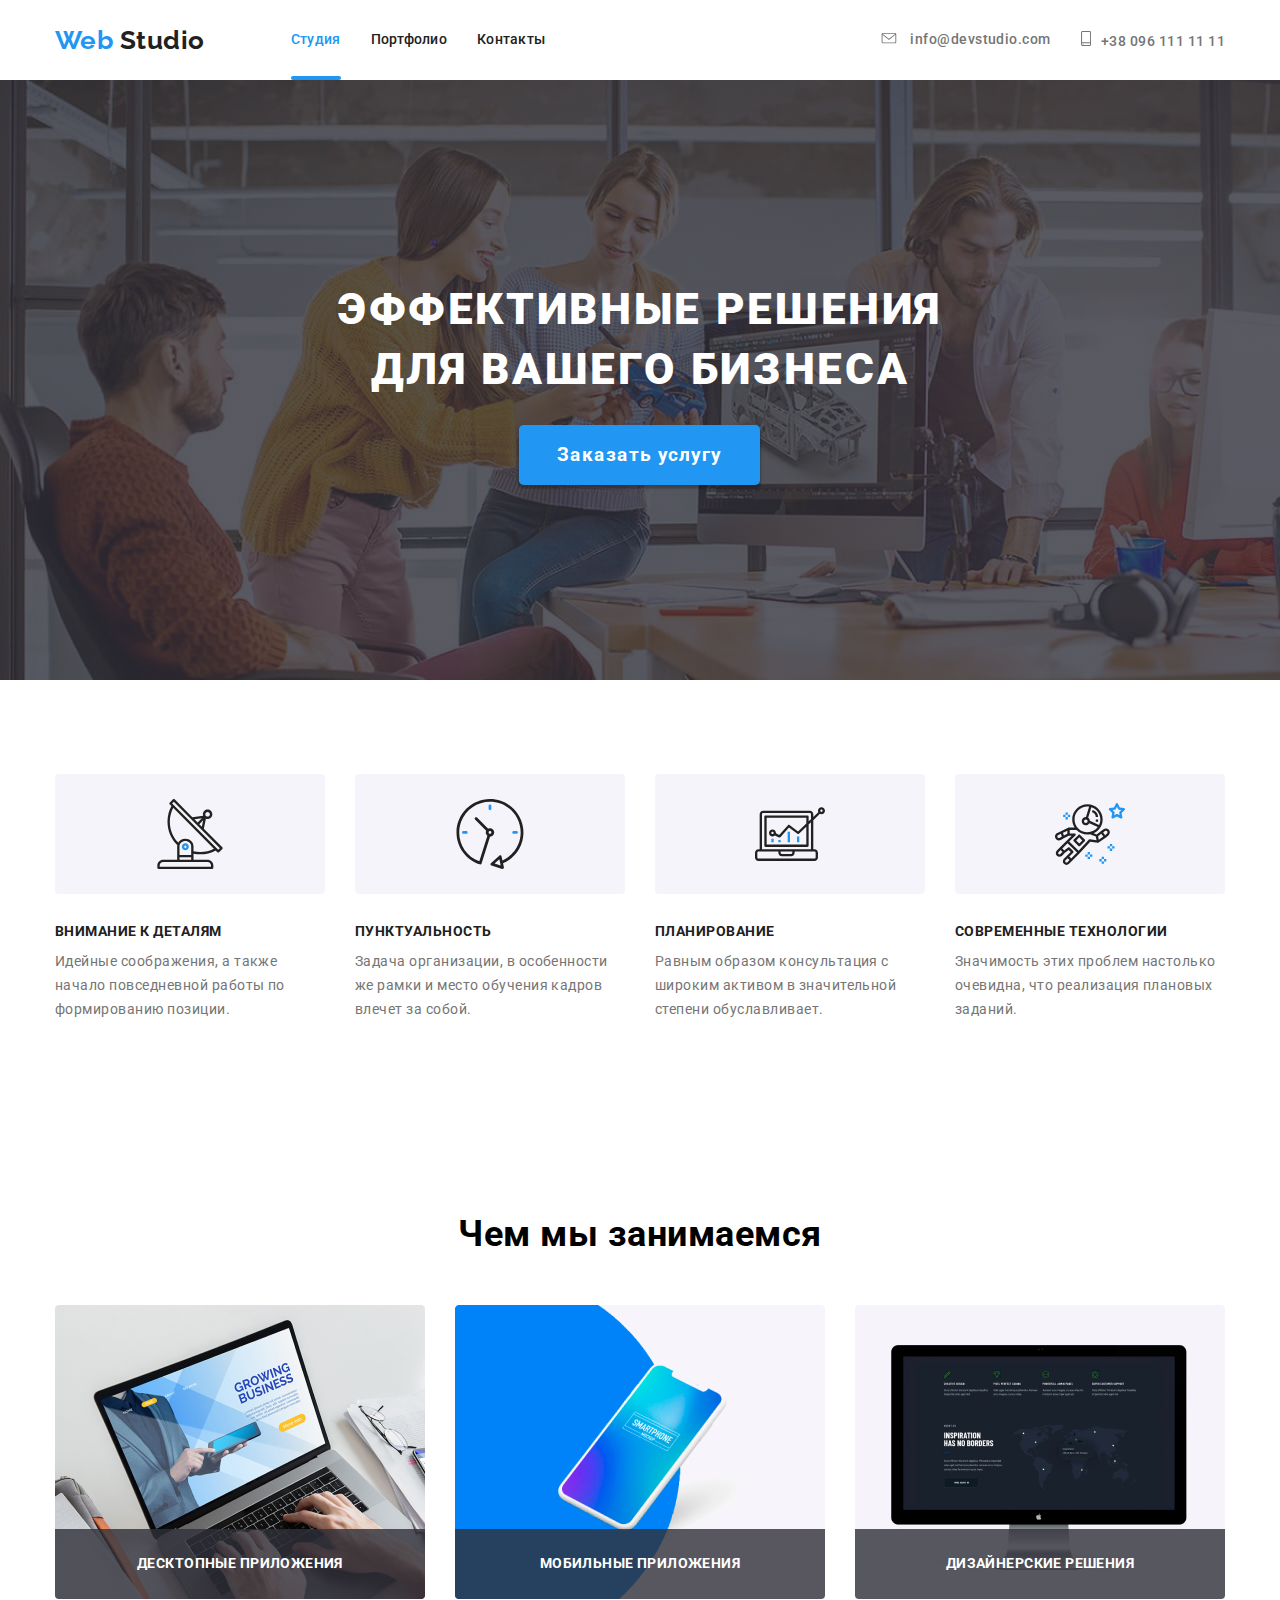
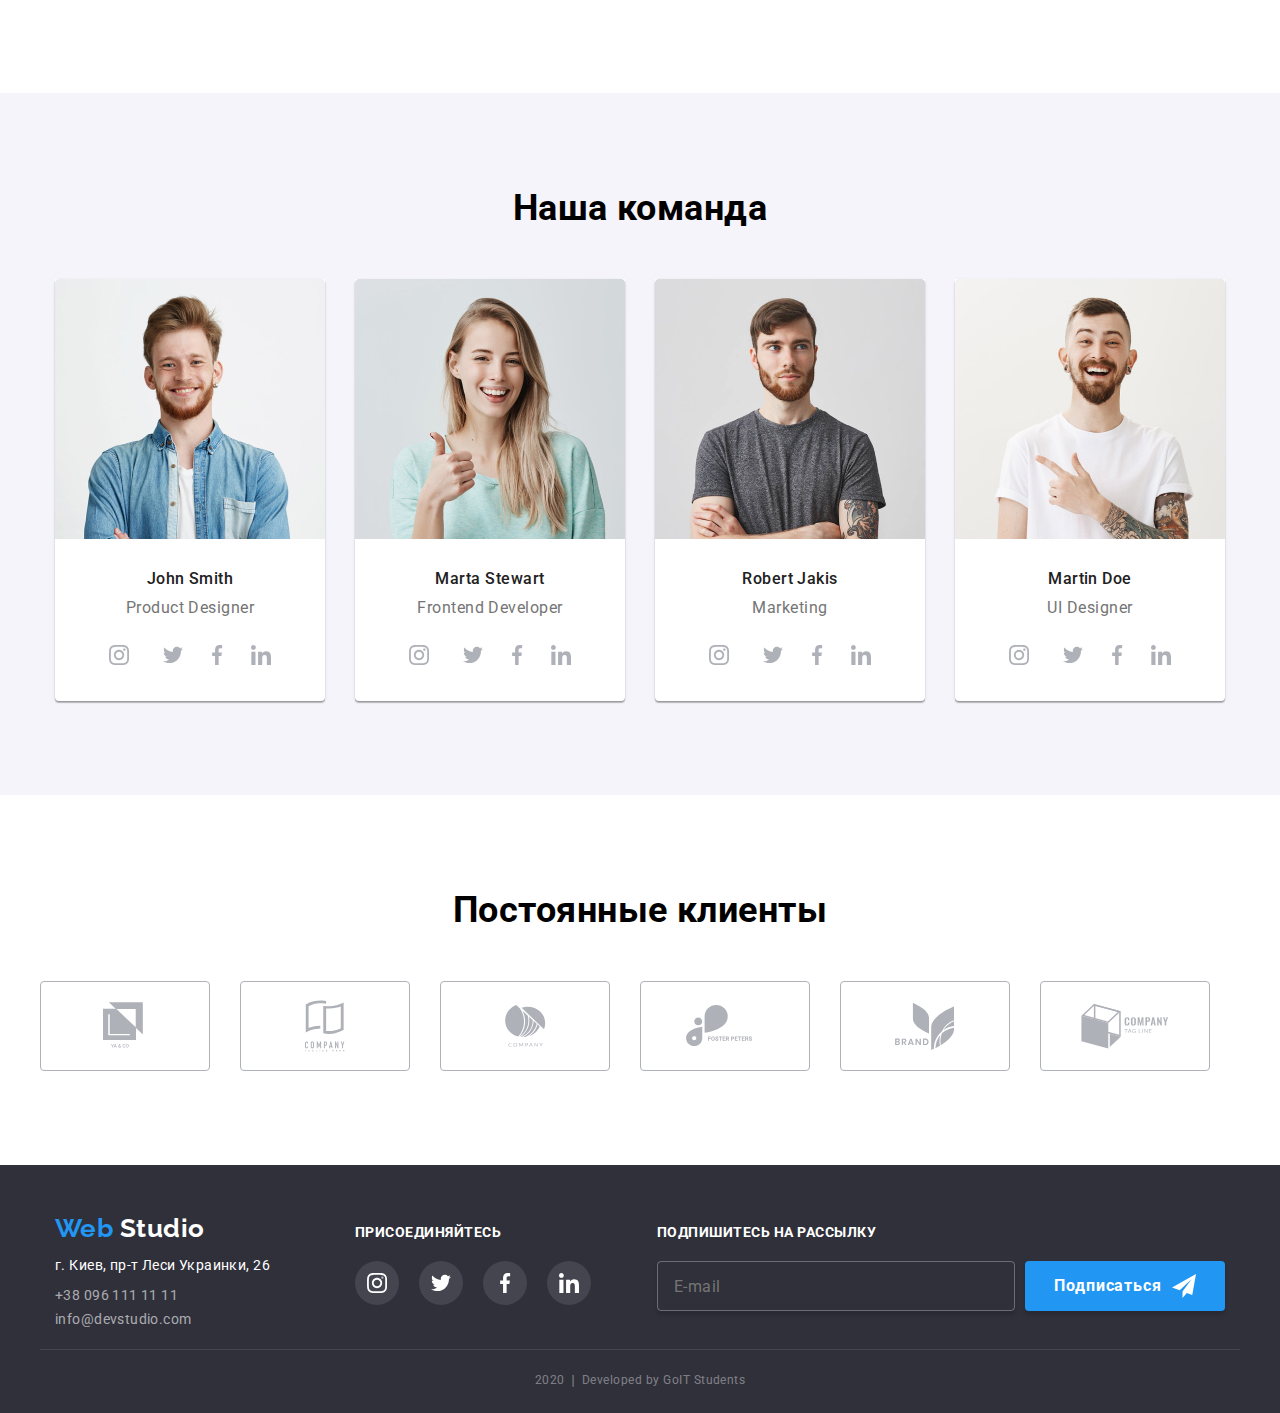
<file: index.html>
<!DOCTYPE html>
<html lang="ru">
<head>
    <meta charset="UTF-8">
    <meta name="viewport" content="width=device-width, initial-scale=1.0">
    <title>Web Studio v.1</title>
    <link rel="stylesheet" href="https://cdnjs.cloudflare.com/ajax/libs/modern-normalize/0.6.0/modern-normalize.min.css">
    <link rel="stylesheet" href="./css/style.css">
    <link href="https://fonts.googleapis.com/css2?family=Raleway:wght@700&family=Roboto:wght@400;500;700;900&display=swap" rel="stylesheet">
</head>
<body>
    <!-- Header-->
    <header class="header">
        <nav class="container main-nav">
                <a href="./index.html" class="logo">
                    <span class="logo-web">Web</span> Studio
                </a>
                <ul class="site-nav list">
                    <li class="item active">
                        <a href="./index.html" class="link current">Студия</a>
                    </li>
                    <li class="item">
                        <a href="./portfolio.html" class="link">Портфолио</a>
                    </li>
                    <li class="item">
                        <a href="" class="link">Контакты</a>
                    </li>   
                </ul>
                <ul class="site-adress list">
                    <li class="item">
                       <!-- <img class="img-header" src="./img/envelope.svg" alt="Почта компании"> -->
                        <a href="mailto:info@devstudio.com" class="lint">
                            <svg class="item-mail">
                                <use href="./img/symbol-defs.svg#icon-envelope"></use>
                            </svg> info@devstudio.com
                        </a>
                    </li>
                    <li class="item">
                        <!--<img class="img-header" src="./img/fon.svg" alt="Телефон компании"> -->
                        <a href="tel:+380961111111" class="lint">
                            <svg class="item-fon">
                                <use href="./img/symbol-defs.svg#icon-fon"></use>
                            </svg>+38 096 111 11 11
                        </a>
                    </li>
                </ul>
        </nav>
    </header>
    <!-- Main part-->
    <main>
        <!--Baner -->
        <section class="hero">
            <!--<img src="./img/baner.png" alt="Банер"> -->
            <h1 class="hero-title">Эффективные решения для вашего бизнеса</h1>
            <!--<a href="" class="button primary data-modal-open">Заказать услугу</a>-->
    <!-- Мадальное окно-->
            <button  class="button primary" data-modal-open>Заказать услугу</button>
                <div class="backdrop is-hidden" data-modal>
                    <div class="modal">
                        <form class="form-mod" autocomplete="off">
                            <h4 class="form-title">Оставьте свои данные, мы вам перезвоним</h4>
                            <label class="form-field">
                                <input type="text" class="form-input" name="name" placeholder=" " />
                                <span class="form-label">Имя</span>
                                <svg width="18" height="18" class="form-icon">
                                <use href="./img/symbol-defs.svg#icon-person-black"></use>
                                </svg>
                            </label>
                            <label class="form-field">
                                <input type="phone" class="form-input" name="phone" placeholder=" " />
                                <span class="form-label">Телефон</span>
                                <svg width="18" height="18" class="form-icon">
                                <use href="./img/symbol-defs.svg#icon-phone-black"></use>
                                </svg>
                            </label>
                            <label class="form-field">
                                <input type="mail" class="form-input" name="mail" placeholder=" " />
                                <span class="form-label">Почта</span>
                                <svg width="18" height="18" class="form-icon">
                                <use href="./img/symbol-defs.svg#icon-email-black"></use>
                                </svg>
                            </label>
                            <label class="form-field text-area">
                                <textarea class="form-input comment" name="comment" rows="6" placeholder=" "></textarea>
                                <span class="comment-label">Комментарий</span>
                            </label>
                            <label class="agreement">
                                <input type="checkbox" name="agreement" class="checkbox" />
                                <span class="icon-check"></span>
                                <span class="agreement-text">Соглашаюсь с рассылкой и принимаю
                                <a href="" class="agreement-link">Условия договора</a></span>
                            </label>
                    
                            <button type="submit" class="button-send button primary">
                                Отправить
                            </button>
                        </form>
                        <button data-modal-close class="button-close">
                            <svg width="18" height="18">
                                <use href="./img/symbol-defs.svg#icon-close-black"></use>
                            </svg>
                        </button>
                    </div>
                </div>
            
        </section>
        <!--Features-->
        <section class="invisibel-features">
            <!--Скрытый заголовок.-->
            <div class="container">
                <ul class="list list-point">
                    <li class="point">
                        <div href="" class="instrument">
                            <div class="img-card">
                                <!--<img class="img-point" src="./img/antenna.svg" alt="antenna" width="70" height="120" > -->
                                <svg class="img-point">
                                    <use href="./img/symbol-defs.svg#icon-antenna"></use>
                                </svg>
                            </div>
                            <h3 class="featur-f">Внимание к деталям</h3>
                            <p class="featur-f">Идейные соображения, а также начало повседневной работы по формированию позиции.</p>
                        </div>
                    </li>
                    <li class="point">
                        <div href="" class="instrument">
                            <div class="img-card">
                                <!-- <img class="img-point" src="./img/clock.svg" alt="clock"width="70" height="120" > -->
                                <svg class="img-point">
                                    <use href="./img/symbol-defs.svg#icon-clock"></use>
                                </svg>    
                            </div>
                            <h3 class="featur-f">Пунктуальность</h3>
                            <p class="featur-f">Задача организации, в особенности же рамки и место обучения кадров влечет за собой.</p>
                        </div>
                    </li>
                    <li class="point">
                        <div href="" class="instrument">
                            <div class="img-card">
                                <!-- <img  class="img-point" src="./img/diagram.svg" alt="diagram" width="70" height="120" > -->
                                <svg class="img-point">
                                    <use href="./img/symbol-defs.svg#icon-diagram"></use>
                                </svg>
                            </div>
                            <h3 class="featur-f">Планирование</h3>
                            <p class="featur-f">Равным образом консультация с широким активом в значительной степени обуславливает.</p>
                        </div>
                    </li>
                    <li class="point">
                        <div href="" class="instrument">
                            <div class="img-card">
                                <!-- <img class="img-point" src="./img/astronaut.svg" alt="astronaut" width="70" height="120" > -->
                                <svg class="img-point">
                                    <use href="./img/symbol-defs.svg#icon-astronaut"></use>
                                </svg>
                            </div>
                            <h3 class="featur-f">Современные технологии</h3>
                            <p class="featur-f">Значимость этих проблем настолько очевидна, что реализация плановых заданий.</p>
                        </div>
                    </li>
                </ul>
            </div>
        </section>
        <!--Tasks-->
        <section class="feature">
            <div class="container">
               <h2 class="task">Чем мы занимаемся</h2>
                    <ul class="list features">
                        <li class="picture">
                            <img src="./img/box_1.jpg" width="370" height="294" alt="box_1">
                            <h3 class="adds">Десктопные приложения</h3>
                        </li>
                        <li class="picture">
                            <img src="./img/box_2.jpg" width="370" height="294" alt="box_2">
                            <h3 class="adds">Мобильные приложения</h3>
                        </li>
                        <li class="picture">
                            <img src="./img/box_3.jpg" width="370" height="294" alt="box_3">
                            <h3 class="adds">Дизайнерские решения</h3>
                        </li>
                    </ul>
            </div>
        </section>
        <!--Team-->
        <section class="team">
            <div class="container">   
                <h2 class="task">Наша команда</h2>
                <ul class="list comando">
                    <li class="social-item">
                        <img class="photo" src="./img/john.jpg" alt="john smith" width="270" height="260" />
                        <h3 class="name">John Smith</h3>
                        <p class="profi">Product Designer</p>
                        <ul class="social">
                            <li class="gatjet">
                                <a class="label" href="" aria-label="Ссылка на Instagram">
                                    <!-- <img src="./img/instagram.svg" alt="instagram"> -->
                                    <svg class="icon">
                                        <use href="./img/symbol-defs.svg#icon-instagram"></use>
                                    </svg>
                                </a>
                            </li>
                            <li>
                                <a class="label" href="" aria-label="Ссылка на Twitter">
                                    <!-- <img src="./img/twitter.svg" alt="twitter"> -->
                                    <svg class="icon">
                                        <use href="./img/symbol-defs.svg#icon-twitter"></use>
                                    </svg>
                                </a>
                            </li>
                            <li>
                                <a class="label" href="" aria-label="Ссылка на Facebook">
                                   <!-- <img src="./img/facebook.svg" alt="facebook">-->
                                    <svg class="icon">
                                        <use href="./img/symbol-defs.svg#icon-facebook"></use>
                                    </svg>
                                </a>
                            </li>
                            <li>
                                <a class="label" href="" aria-label="Ссылка на LinkedIn">
                                    <!--<img src="./img/linkedin.svg" alt="linkedin"> -->
                                    <svg class="icon">
                                        <use href="./img/symbol-defs.svg#icon-linkedin"></use>
                                    </svg>
                                </a>
                            </li>
                        </ul>
                    </li>               
                    <li class="social-item">
                        <img class="photo" src="./img/marta.jpg" alt="marta stewart" width="270" height="260" />
                        <h3 class="name">Marta Stewart</h3>
                        <p class="profi">Frontend Developer</p>
                        <ul class="social">
                            <li class="gatjet">
                                <a class="label" href="" aria-label="Ссылка на Instagram">
                                    <!-- <img src="./img/instagram.svg" alt="instagram"> -->
                                    <svg class="icon">
                                        <use href="./img/symbol-defs.svg#icon-instagram"></use>
                                    </svg>
                                </a>
                            </li>
                            <li>
                                <a class="label" href="" aria-label="Ссылка на Twitter">
                                    <!-- <img src="./img/twitter.svg" alt="twitter"> -->
                                    <svg class="icon">
                                        <use href="./img/symbol-defs.svg#icon-twitter"></use>
                                    </svg>
                                </a>
                            </li>
                            <li>
                                <a class="label" href="" aria-label="Ссылка на Facebook">
                                   <!-- <img src="./img/facebook.svg" alt="facebook">-->
                                    <svg class="icon">
                                        <use href="./img/symbol-defs.svg#icon-facebook"></use>
                                    </svg>
                                </a>
                            </li>
                            <li>
                                <a class="label" href="" aria-label="Ссылка на LinkedIn">
                                    <!--<img src="./img/linkedin.svg" alt="linkedin"> -->
                                    <svg class="icon">
                                        <use href="./img/symbol-defs.svg#icon-linkedin"></use>
                                    </svg>
                                </a>
                            </li>
                        </ul>
                    </li>
                    <li class="social-item">
                        <img class="photo" src="./img/robert.jpg" alt="robert jakis" width="270" height="260" />
                        <h3 class="name">Robert Jakis</h3>
                        <p class="profi">Marketing</p>
                        <ul class="social">
                            <li class="gatjet">
                                <a class="label" href="" aria-label="Ссылка на Instagram">
                                    <!-- <img src="./img/instagram.svg" alt="instagram"> -->
                                    <svg class="icon">
                                        <use href="./img/symbol-defs.svg#icon-instagram"></use>
                                    </svg>
                                </a>
                            </li>
                            <li>
                                <a class="label" href="" aria-label="Ссылка на Twitter">
                                    <!-- <img src="./img/twitter.svg" alt="twitter"> -->
                                    <svg class="icon">
                                        <use href="./img/symbol-defs.svg#icon-twitter"></use>
                                    </svg>
                                </a>
                            </li>
                            <li>
                                <a class="label" href="" aria-label="Ссылка на Facebook">
                                   <!-- <img src="./img/facebook.svg" alt="facebook">-->
                                    <svg class="icon">
                                        <use href="./img/symbol-defs.svg#icon-facebook"></use>
                                    </svg>
                                </a>
                            </li>
                            <li>
                                <a class="label" href="" aria-label="Ссылка на LinkedIn">
                                    <!--<img src="./img/linkedin.svg" alt="linkedin"> -->
                                    <svg class="icon">
                                        <use href="./img/symbol-defs.svg#icon-linkedin"></use>
                                    </svg>
                                </a>
                            </li>
                        </ul>
                    </li>            
                    <li class="social-item">
                        <img class="photo" src="./img/martin.jpg" alt="martin doe" width="270" height="260" />
                        <h3 class="name">Martin Doe</h3>
                        <p class="profi">UI Designer</p>
                        <ul class="social">
                            <li class="gatjet">
                                <a class="label" href="" aria-label="Ссылка на Instagram">
                                    <!-- <img src="./img/instagram.svg" alt="instagram"> -->
                                    <svg class="icon">
                                        <use href="./img/symbol-defs.svg#icon-instagram"></use>
                                    </svg>
                                </a>
                            </li>
                            <li>
                                <a class="label" href="" aria-label="Ссылка на Twitter">
                                    <!-- <img src="./img/twitter.svg" alt="twitter"> -->
                                    <svg class="icon">
                                        <use href="./img/symbol-defs.svg#icon-twitter"></use>
                                    </svg>
                                </a>
                            </li>
                            <li>
                                <a class="label" href="" aria-label="Ссылка на Facebook">
                                   <!-- <img src="./img/facebook.svg" alt="facebook">-->
                                    <svg class="icon">
                                        <use href="./img/symbol-defs.svg#icon-facebook"></use>
                                    </svg>
                                </a>
                            </li>
                            <li>
                                <a class="label" href="" aria-label="Ссылка на LinkedIn">
                                    <!--<img src="./img/linkedin.svg" alt="linkedin"> -->
                                    <svg class="icon">
                                        <use href="./img/symbol-defs.svg#icon-linkedin"></use>
                                    </svg>
                                </a>
                            </li>
                        </ul>
                    </li>
                </ul>
            </div>
        </section>
        <!--Clients-->
        <section class="client">
            <div class="container">
            <h2 class="task">Постоянные клиенты</h2>
            <ul class="list-client">
                <li class="pic">
                    <a href="" class="company">
                        <!-- <img src="./img/logo_1.svg" alt="logo_1"> -->
                        <svg class="plant logo_1" width="44" height="49">
                            <use href="./img/symbol-defs.svg#icon-logo_1"></use>
                        </svg>
                    </a>
                 </li>
                <li class="pic">
                    <a href="" class="company">
                        <!-- <img src="./img/logo_2.svg" alt="logo_2"> -->
                        <svg class="plant logo_2" width="40" height="52">
                            <use href="./img/symbol-defs.svg#icon-logo_2"></use>
                        </svg>
                    </a>
                </li>
                <li class="pic">
                    <a href="" class="company">
                        <!-- <img src="./img/logo_3.svg" alt="logo_3">-->
                        <svg class="plant logo_3" width="41" height="42">
                            <use href="./img/symbol-defs.svg#icon-logo_3"></use>
                        </svg>
                    </a>
                </li>
                <li class="pic">
                    <a href="" class="company">
                        <!-- <img src="./img/logo_4.svg" alt="logo_4"> -->
                        <svg class="plant logo_4" width="79" height="42">
                            <use href="./img/symbol-defs.svg#icon-logo_4"></use>
                        </svg>
                    </a>
                </li>
                <li class="pic">
                    <a href="" class="company">
                        <!-- <img src="./img/logo_5.svg" alt="logo_5">-->
                        <svg class="plant logo_5" width="59" height="47">
                            <use href="./img/symbol-defs.svg#icon-logo_5"></use>
                        </svg>
                    </a>
                </li>
                <li class="pic">
                    <a href="" class="company">
                        <!-- <img src="./img/logo_6.svg" alt="logo_6"> -->
                        <svg class="plant logo_6" width="88" height="45">
                            <use href="./img/symbol-defs.svg#icon-logo_6"></use>
                        </svg>
                    </a>
                </li>
            </ul>
        </div>
        </section>
    </main>
    <!-- Footer-->
    <footer class="footer-f">
        <div class="container-footer">
            <div class="footer-lg">
                    <a href="" class="logo-f">
                        <span class="logo-web">Web</span> Studio
                    </a>
                    <address class="adress-studio">
                        <p class="place"> г. Киев, пр-т Леси Украинки, 26</p>
                        <ul class="general adress-list">
                            <li>
                                <a href="tel:+380961111111" class="footer-mails">
                                    +38 096 111 11 11
                                </a>
                            </li>
                            <li>
                                <a href="mailto:info@devstudio.com" class="footer-mails">
                                  info@devstudio.com
                                </a>
                            </li>
                        </ul>
                    </address>
            </div>
            <div class="footer-s">
                <h3 class="footer-h">Присоединяйтесь</h3>
                <ul class="footer-social">
                    <li class="aria-footer">
                        <a class="label-footer" href="" aria-label="Ссылка на Instagram">
                                <!-- <img src="./img/instagram.svg" alt="instagram"> -->
                            <svg class="icon">
                                <use href="./img/symbol-defs.svg#icon-instagram"></use>
                            </svg>
                        </a>
                    </li>
                    <li class="aria-footer">
                        <a class="label-footer" href="" aria-label="Ссылка на Twitter">
                                <!-- <img src="./img/twitter.svg" alt="twitter"> -->
                            <svg class="icon">
                                <use href="./img/symbol-defs.svg#icon-twitter"></use>
                            </svg>
                        </a>
                    </li>
                    <li class="aria-footer">
                        <a class="label-footer" href="" aria-label="Ссылка на Facebook">
                                <!-- <img src="./img/facebook.svg" alt="facebook">-->
                            <svg class="icon">
                                <use href="./img/symbol-defs.svg#icon-facebook"></use>
                            </svg>
                         </a>
                    </li>
                    <li class="aria-footer">
                        <a class="label-footer" href="" aria-label="Ссылка на LinkedIn">
                                <!--<img src="./img/linkedin.svg" alt="linkedin"> -->
                            <svg class="icon">
                                <use href="./img/symbol-defs.svg#icon-linkedin"></use>
                            </svg>
                        </a>
                    </li>
                </ul> 
            </div>
            <div class="footer-subscription">
                <h3 class="footer-h">Подпишитесь на рассылку</h3>
                <form class="footer-form">
                    <input class="footer-input" type="text" name="email" placeholder="E-mail"/>
                    <button type="submit" class="footer-button">
                            Подписаться <svg class="footer-icon" width="24" height="24">
                            <use href="./img/symbol-defs.svg#icon-plant"></use>
                            </svg>
                    </button>
                </form>
            </div> 
        </div>
            <p class="developer">2020 &#10072; Developed by GoIT Students</p>
    </footer>
    <!-- Ставим перед закрывающим тегом body -->
  <script src="./js/modal.js"></script>
</body>
</html>
</file>
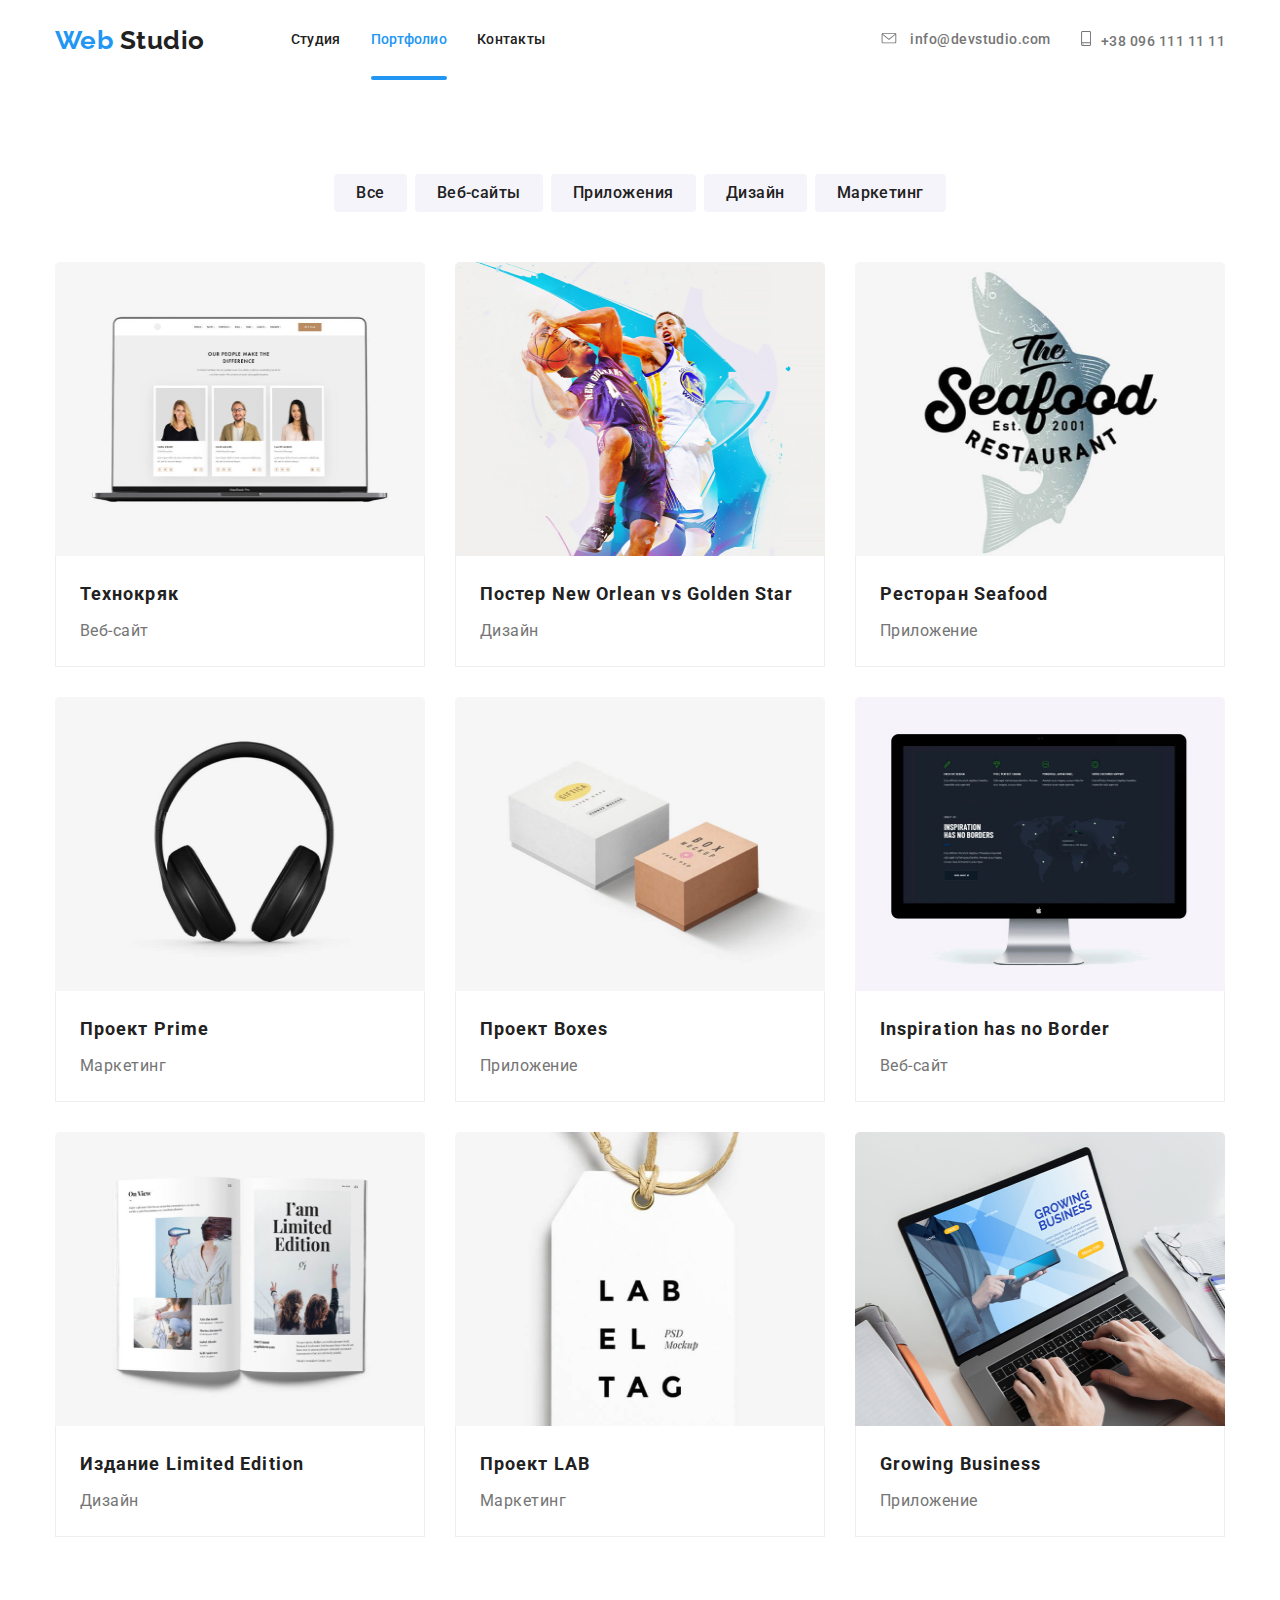
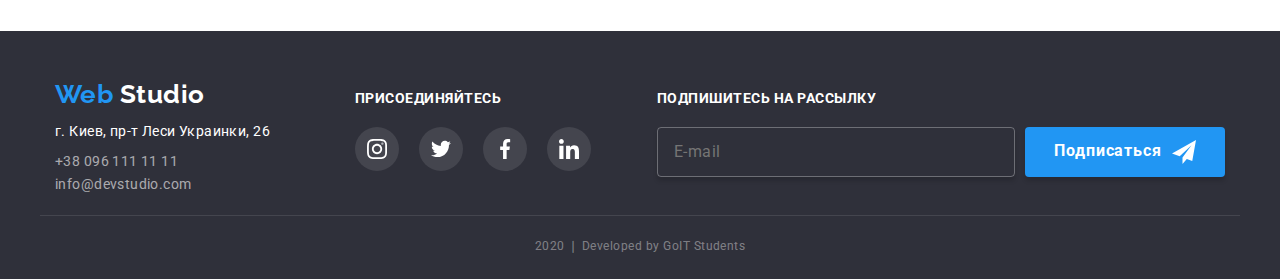
<file: portfolio.html>
<!DOCTYPE html>
<html lang="ru">
<head>
    <meta charset="UTF-8">
    <meta name="viewport" content="width=device-width, initial-scale=1.0">
    <title>Portfolio</title>
    <link rel="stylesheet" href="https://cdnjs.cloudflare.com/ajax/libs/modern-normalize/0.6.0/modern-normalize.min.css">
    <link rel="stylesheet" href="./css/style.css">
    <link href="https://fonts.googleapis.com/css2?family=Raleway:wght@700&family=Roboto:wght@400;500;700;900&display=swap" rel="stylesheet">
</head>
<body>
    <!-- Header-->
    <header class="header">
        <nav class="container main-nav">
                <a href="./index.html" class="logo">
                    <span class="logo-web">Web</span> Studio
                </a>
                <ul class="site-nav list">
                    <li class="item ">
                        <a href="./index.html" class="link">Студия</a>
                    </li>
                    <li class="item active">
                        <a href="./portfolio.html" class="link current">Портфолио</a>
                    </li>
                    <li class="item">
                        <a href="" class="link">Контакты</a>
                    </li>   
                </ul>
                <ul class="site-adress list">
                    <li class="item">
                       <!-- <img class="img-header" src="./img/envelope.svg" alt="Почта компании"> -->
                        <a href="mailto:info@devstudio.com" class="lint">
                            <svg class="item-mail">
                                <use href="./img/symbol-defs.svg#icon-envelope"></use>
                            </svg> info@devstudio.com
                        </a>
                    </li>
                    <li class="item">
                        <!--<img class="img-header" src="./img/fon.svg" alt="Телефон компании"> -->
                        <a href="tel:+380961111111" class="lint">
                            <svg class="item-fon">
                                <use href="./img/symbol-defs.svg#icon-fon"></use>
                            </svg>+38 096 111 11 11
                        </a>
                    </li>
                </ul>
        </nav>
    </header>
    <!-- Main part-->
    <main>
        <section class="filter"> <!-- Filters-->
            <div class="container">
                <!--<h1>Фильтры</h1> Скрытый заголовок.Уберется при оформлении CSS-->
                <ul class="button list-bt">
                    <li class="button-b">
                        <button type="button" class="button-secondary">Все</button>
                    </li>
                    <li class="button-b">
                        <button type="button" class="button-secondary">Веб-сайты</button>
                    </li>
                    <li class="button-b">
                        <button type="button" class="button-secondary">Приложения</button>
                    </li>
                    <li class="button-b">
                        <button type="button" class="button-secondary">Дизайн</button>
                    </li>
                    <li class="button-b">
                        <button type="button" class="button-secondary">Маркетинг</button>
                    </li>
                </ul>
                <ul class="galery list-bt">
                    <li class="card">
                        <a class="card-foto" href="">
                            <div class="card-thumb">
                                <img src="./img/img_1.jpg" alt="project_1" width="370" height="294">
                                <div class="overlay">
                                        <p class="overlay-text">
                                            Технокряк это современная площадка распространения
                                            коронавируса. Компании используют эту платформу для
                                            цифрового шпионажа и атак на защищённые сервера конкурентов.
                                        </p>
                                </div>
                            </div>
                            <div class="galery-card">
                                <h3 class="list-info">Технокряк</h3>
                                <p class="list-top">Веб-сайт</p>
                            </div>               
                        </a>
                    </li>   
                    <li class="card">
                        <a class="card-foto" href="">
                            <div class="card-thumb">
                                <img src="./img/img_2.jpg" alt="project_2" width="370" height="294">  
                                <div class="overlay">
                                    <p class="overlay-text">
                                        Технокряк это современная площадка распространения
                                        коронавируса. Компании используют эту платформу для
                                        цифрового шпионажа и атак на защищённые сервера конкурентов.
                                    </p>
                                </div>    
                            </div>
                            <div class="galery-card">
                                <h3 class="list-info">Постер New Orlean vs Golden Star</h3>
                                <p class="list-top">Дизайн</p>
                            </div>
                        </a>
                    </li>
                    <li class="card">
                        <a class="card-foto" href="">
                            <div class="card-thumb">
                                <img src="./img/img_3.jpg" alt="project_3" width="370" height="294">  
                                <div class="overlay">
                                    <p class="overlay-text">
                                        Технокряк это современная площадка распространения
                                        коронавируса. Компании используют эту платформу для
                                        цифрового шпионажа и атак на защищённые сервера конкурентов.
                                    </p>
                                </div>
                            </div>     
                            <div class="galery-card">
                                <h3 class="list-info">Ресторан Seafood</h3>
                                <p class="list-top">Приложение</p>
                            </div>
                        </a>
                    </li>
                    <li class="card">
                        <a class="card-foto" href="">
                            <div class="card-thumb">
                                <img src="./img/img_4.jpg" alt="project_4" width="370" height="294">  
                                <div class="overlay">
                                    <p class="overlay-text">
                                        Технокряк это современная площадка распространения
                                        коронавируса. Компании используют эту платформу для
                                        цифрового шпионажа и атак на защищённые сервера конкурентов.
                                    </p>
                                </div>
                            </div>   
                            <div class="galery-card">
                                <h3 class="list-info">Проект Prime</h3>
                                <p class="list-top">Маркетинг</p>
                            </div>  
                        </a>
                    </li>
                    <li class="card">
                        <a class="card-foto" href="">
                            <div class="card-thumb">
                            <img src="./img/img_5.jpg" alt="project_5" width="370" height="294">  
                                <div class="overlay">
                                    <p class="overlay-text">
                                        Технокряк это современная площадка распространения
                                        коронавируса. Компании используют эту платформу для
                                        цифрового шпионажа и атак на защищённые сервера конкурентов.
                                    </p>
                                </div>
                            </div>    
                            <div class="galery-card">
                                <h3 class="list-info">Проект Boxes</h3>
                                <p class="list-top">Приложение</p>
                            </div>
                        </a>
                    </li>
                    <li class="card">
                        <a class="card-foto" href="">
                            <div class="card-thumb">
                            <img src="./img/img_6.jpg" alt="project_6" width="370" height="294">  
                                <div class="overlay">
                                    <p class="overlay-text">
                                        Технокряк это современная площадка распространения
                                        коронавируса. Компании используют эту платформу для
                                        цифрового шпионажа и атак на защищённые сервера конкурентов.
                                    </p>
                                </div>
                            </div>    
                            <div class="galery-card">
                                <h3 class="list-info">Inspiration has no Border</h3>
                                <p class="list-top">Веб-сайт</p>
                            </div>
                        </a>   
                    </li>
                    <li class="card">
                        <a class="card-foto" href="">
                            <div class="card-thumb">
                            <img src="./img/img_7.jpg" alt="project_7" width="370" height="294">  
                                <div class="overlay">
                                    <p class="overlay-text">
                                        Технокряк это современная площадка распространения
                                        коронавируса. Компании используют эту платформу для
                                        цифрового шпионажа и атак на защищённые сервера конкурентов.
                                    </p>
                                </div>
                            </div>        
                            <div class="galery-card">
                                <h3 class="list-info">Издание Limited Edition</h3>
                                <p class="list-top">Дизайн</p>
                            </div>
                        </a>
                    </li>
                    <li class="card">
                        <a class="card-foto" href="">
                            <div class="card-thumb">
                            <img src="./img/img_8.jpg" alt="project_8" width="370" height="294">  
                                <div class="overlay">
                                    <p class="overlay-text">
                                        Технокряк это современная площадка распространения
                                        коронавируса. Компании используют эту платформу для
                                        цифрового шпионажа и атак на защищённые сервера конкурентов.
                                    </p>
                                </div>
                            </div>    
                            <div class="galery-card">
                                <h3 class="list-info">Проект LAB</h3>
                                <p class="list-top">Маркетинг</p>
                            </div>
                        </a>
                    </li>
                    <li class="card">
                        <a class="card-foto" href="">
                            <div class="card-thumb">
                            <img src="./img/img_9.jpg" alt="project_9" width="370" height="294">  
                                <div class="overlay">
                                    <p class="overlay-text">
                                        Технокряк это современная площадка распространения
                                        коронавируса. Компании используют эту платформу для
                                        цифрового шпионажа и атак на защищённые сервера конкурентов.
                                    </p>
                                </div>
                             </div>   
                            <div class="galery-card">
                                <h3 class="list-info">Growing Business</h3>
                                <p class="list-top">Приложение</p>
                            </div>
                        </a>
                    </li>
                </ul>
            </div>
        </section>
    </main>
    <!-- Footer-->
    <footer class="footer-f">
        <div class="container-footer">
            <div class="footer-lg">
                    <a href="" class="logo-f">
                        <span class="logo-web">Web</span> Studio
                    </a>
                    <address class="adress-studio">
                        <p class="place"> г. Киев, пр-т Леси Украинки, 26</p>
                        <ul class="general adress-list">
                            <li>
                                <a href="tel:+380961111111" class="footer-mails">
                                    +38 096 111 11 11
                                </a>
                            </li>
                            <li>
                                <a href="mailto:info@devstudio.com" class="footer-mails">
                                  info@devstudio.com
                                </a>
                            </li>
                        </ul>
                    </address>
            </div>
            <div class="footer-s">
                <h3 class="footer-h">Присоединяйтесь</h3>
                <ul class="footer-social">
                    <li class="aria-footer">
                        <a class="label-footer" href="" aria-label="Ссылка на Instagram">
                                <!-- <img src="./img/instagram.svg" alt="instagram"> -->
                            <svg class="icon">
                                <use href="./img/symbol-defs.svg#icon-instagram"></use>
                            </svg>
                        </a>
                    </li>
                    <li class="aria-footer">
                        <a class="label-footer" href="" aria-label="Ссылка на Twitter">
                                <!-- <img src="./img/twitter.svg" alt="twitter"> -->
                            <svg class="icon">
                                <use href="./img/symbol-defs.svg#icon-twitter"></use>
                            </svg>
                        </a>
                    </li>
                    <li class="aria-footer">
                        <a class="label-footer" href="" aria-label="Ссылка на Facebook">
                                <!-- <img src="./img/facebook.svg" alt="facebook">-->
                            <svg class="icon">
                                <use href="./img/symbol-defs.svg#icon-facebook"></use>
                            </svg>
                         </a>
                    </li>
                    <li class="aria-footer">
                        <a class="label-footer" href="" aria-label="Ссылка на LinkedIn">
                                <!--<img src="./img/linkedin.svg" alt="linkedin"> -->
                            <svg class="icon">
                                <use href="./img/symbol-defs.svg#icon-linkedin"></use>
                            </svg>
                        </a>
                    </li>
                </ul> 
            </div>
            <div class="footer-subscription">
                <h3 class="footer-h">Подпишитесь на рассылку</h3>
                <form class="footer-form">
                    <input class="footer-input" type="text" name="email" placeholder="E-mail"/>
                    <button type="submit" class="footer-button">
                            Подписаться <svg class="footer-icon" width="24" height="24">
                            <use href="./img/symbol-defs.svg#icon-plant"></use>
                            </svg>
                    </button>
                </form>
            </div> 
        </div>
            <p class="developer">2020 &#10072; Developed by GoIT Students</p>
    </footer>

</body>
</html>
</file>
<file: css/style.css>
/* белый фон background: #FFFFFF; */
/* акцент голубой переход при нажатии color: #2196F3; */
/* текст черный color: #212121; */
/* почта,телефон,должности,текст под антеной  color: #757575; */
/* фон Наша команда  background: #F5F4FA; */
/* фон футера background: #2F303A; */
/* футер адрес  rgba(255, 255, 255, 0.6) */
/* фон #E5E5E5; */

/* шрифты
Raleway  bold - 700
Roboto normal- 400, 500,bold - 700,900
 */
html{
    box-sizing: border-box;
}
*,
*::before,
*::after {
    box-sizing: inherit;
}

:root {
    --primary-text-color: #212121;
    --title-text-color: #757575;
    --accent-text-color: #2196F3;
    --primary-white-color: #ffffff;
    --second-grey-color: #F5F4FA;
    --footer-color: #2F303A;
    --features-color: #E5E5E5;
    --clients-color: #AFB1B8;
}
body, button {
    background-color: var (--primary-white-color);
   
    font-family: 'Roboto', sans-serif;
    letter-spacing: 0.03em;
}
/* убрали точки у ссылок */
.list a {
    text-decoration: none;
}

.social {
    list-style: none;
}

/* Лого Веб Студия */
.logo-web {
    color: var(--accent-text-color);
  }
.logo {
    color: var(--primary-text-color);
    text-decoration: none;
    font-family: Raleway;
    font-weight: 700;
    font-size: 26px;
    line-height: 0.03;
  }

.container {
    margin: 0 auto;
    width: 1200px;
    padding-left: 15px;
    padding-right: 15px;
    /* outline: 2px solid tomato; */
}  

/* Main nav */

.main-nav {
    display: flex;
    align-items: center;
}
  /* Фиксированный хедер!!! */
/* .main-nav {
    position: fixed;
    display: flex;
    width: 1200px;
    padding-left: 15px;
    padding-right: 15px;
    top: 0;
  
    z-index: 99;
    left: 50%;
    transform: translate(-50%);
    background-color: #ffffffd8;
  } */


  /* Site nav */
.site-nav.list {
    display: flex;
    margin-left: 86px;
  }
.site-nav {
    margin: 0;
    padding: 0;
}
  .site-nav .item:not(:last-child) {
    margin-right: 50px;
}
  /* Навигация и телефон */
/* .site-nav*/
.link { 
    padding-top: 32px;
    padding-bottom: 32px;
    position: relative;
    color: var(--primary-text-color);
    font-style: normal;
    font-weight: 500;
    font-size: 14px;
    line-height: 1.14;
    letter-spacing: 0.02em;
    transition: color 250ms cubic-bezier(0.4, 0, 0.2, 1);
}

.current::after {
    content: '';
    position: absolute;
    left: 0;
    bottom: 0;
    width: 100%;
    height: 4px;
    background-color: var(--accent-text-color);
    border-radius: 2px;
}
.link:hover,
.link:focus {
    color: var(--accent-text-color);
   }
.link.current {
    color: var(--accent-text-color);
}

 /* Адрес и телефон */
.site-adress {
    display: flex;
    margin-left: auto;
    padding: 0;
    margin-top: 0px;
    margin-bottom: 0px;

  }
.list .item:not(:last-child) {
    margin-right: 30px;
}
.site-adress .lint {
    color: var(--title-text-color);
    font-weight: 500;
    font-size: 14px;
    line-height: 1.14;
    transition: transform 250ms cubic-bezier(0.4, 0, 0.2, 1);
    /* list-style: none; */
}
.site-adress .lint:hover,
.site-adress .lint:focus {
    color: var(--title-text-color);
    transform: scale(1.2);
}
img {
    display: block;
}
.item {
    display: flex;
    align-items: center;
    position: relative;
} 
.item-mail {
    margin-right: 10px;
    width: 16px;
    height: 11px;
    cursor: pointer;
    fill: var(--title-text-color);
}
.item-fon {
    margin-right: 10px;
    width: 10px;
    height: 15px;
    cursor: pointer;
    fill: var(--title-text-color);
}
.site-adress .lint:hover,
.site-adress .lint:focus{
    color: var(--accent-text-color);
}
.site-adress .lint:hover >.item-mail,
.site-adress .lint:focus >.item-mail,
.site-adress .lint:hover >.item-fon,
.site-adress .lint:focus >.item-fon{
   fill: var(--accent-text-color);
}

 
/* Hero */

.hero {
    display: flex;
    flex-direction: column;
    align-items: center;
    justify-content: center;

    background-image: linear-gradient(
        to right,
        rgba(47, 48, 58, 0.8),
        rgba(47, 48, 58, 0.8)
      ),
      url(../img/header.jpg);
    /* background-color: rgb(70, 70, 70); */
    max-width: 1600px; 
    height: 600px;
}
 /* Банер */ 
.hero-title {
    color: var(--primary-white-color);

    margin-left: auto;
    margin-right: auto;
    margin-top: 0px;
    margin-bottom: 46px;
    width: 646px;
    height: 104px;
    
    font-style: normal;
    font-weight: 900;
    font-size: 44px;
    line-height: 1.36;
    letter-spacing: 0.06em;
    text-align: center;
    text-transform: uppercase;
}

/* Button */
 .button.primary {
    /* display: inline-block; */
    border: 1px;
    border-radius: 4px;
    padding: 10px 32px;
    
    color: var(--accent-text-color);
    background-color: var(--primary-white-color);
    
    font-style: normal;
    font-weight: 700;
    font-size: 16px;
    line-height: 1.88;
    align-items: center;
    text-align: center;
    letter-spacing: 0.06em;
    text-decoration: none;
}
 
/* Фильтры-кнопки впервой странице и портфолио */

.button.list-bt {
    display: flex;
    justify-content: center;
    margin-bottom: 50px;
}
 .list-bt { 
    list-style: none;
    margin: 0px;
    padding: 0px;
}
/* Модальное окно */
.backdrop {
    position: fixed;
    top: 0;
    left: 0;
    width: 100%;
    height: 100%;
    background-color: rgba(0, 0, 0, 0.5);
  
    opacity: 1;
  
    transition: opacity 250ms cubic-bezier(0.4, 0, 0.2, 1);
}
 
.backdrop.is-hidden {
    opacity: 0;
    pointer-events: none;
}
  
.backdrop.is-hidden .modal {
    transform: translate(-50%, -50%) scale(1.1);
}
  
.modal {
    position: absolute;
    top: 50%;
    left: 50%;
  
    min-height: 581px;
    min-width: 528px;
    
    box-shadow: 0px 2px 1px rgba(0, 0, 0, 0.2),
                0px 1px 1px rgba(0, 0, 0, 0.14),
                0px 1px 3px rgba(0, 0, 0, 0.12);
    border-radius: 4px;
    background-color: var(--primary-white-color);
  
    transform: translate(-50%, -50%) scale(1);
  
    transition: transform 250ms cubic-bezier(0.4, 0, 0.2, 1);
}
.form-mod {
    padding: 40px;
    color: var(--title-text-color);
    font-size: 14px;
    line-height: 1.14;
    letter-spacing: 0.01em;
}
.form-title {
    margin-top: 0;
    margin-bottom: 30px;
    font-weight: 700;
    font-size: 20px;
    line-height: 1.15;
    letter-spacing: 0.03em;
    text-align: center;
    color: var(--primary-text-color);
}
.form-mod .form-field {
    position: relative;
    display: block;
}
  
.form-mod .form-field:nth-child(-n + 4) {
    margin-bottom: 28px;
}
.form-mod .form-label {
    position: absolute;
    top: 50%;
    left: 42px;
    transform: translateY(-50%);
  
    transition: transform 250ms cubic-bezier(0.4, 0, 0.2, 1),
      color 250ms cubic-bezier(0.4, 0, 0.2, 1),
      font-size 250ms cubic-bezier(0.4, 0, 0.2, 1);
}
.form-mod .form-input { 
    width: 100%;
    margin: 0;
    padding: 12px 42px;
    border: 1px solid rgba(33, 33, 33, 0.2);
    border-radius: 4px;
  
    transition: border-color 250ms cubic-bezier(0.4, 0, 0.2, 1);
}
.form-field.text-area {
    margin-bottom: 20px;
}
.form-input.comment {
    display: block;
    resize: none;
    padding: 12px 16px;
}
.form-mod .comment-label {
    position: absolute;
    top: 12px;
    left: 16px;
  
    transition: transform 250ms cubic-bezier(0.4, 0, 0.2, 1),
      color 250ms cubic-bezier(0.4, 0, 0.2, 1),
      font-size 250ms cubic-bezier(0.4, 0, 0.2, 1);
}
.form-icon {
    position: absolute;
    top: 50%;
    left: 16px;
  
    transform: translateY(-50%);
  
    transition: fill 250ms cubic-bezier(0.4, 0, 0.2, 1);
}
.form-field:focus-within > .form-icon {
    fill: var(--accent-text-color);
}
.form-field:focus-within > .form-label,
.form-input:not(:placeholder-shown) + .form-label {
  transform: translateY(-38px) translateX(-26px);
  color: var(--accent-text-color);
  font-size: 12px;
}
.form-field:focus-within > .comment-label,
.form-input:not(:placeholder-shown) + .comment-label {
  transform: translateY(-28px);
  color: var(--accent-text-color);
  font-size: 12px;
}  
.form-input:focus {
    outline: none;
    border-color: var(--accent-text-color);
}
.agreement {
    display: flex;
    align-items: center;
    justify-content: center;
    margin-bottom: 30px;
}
.agreement-text {
    font-size: 14px;
    line-height: 1.71;
    letter-spacing: 0.03em;
}
.agreement-link {
    color: var(--accent-text-color);
}
.checkbox {
    margin-right: 8px;
}
.checkbox {
    position: absolute;
    width: 1px;
    height: 1px;
    margin: -1px;
    border: 0;
    padding: 0;
    clip: rect(0 0 0 0);
    overflow: hidden;
}
.icon-check {
    display: inline-block;
    width: 15px;
    height: 15px;
    margin-right: 8px;
    border-radius: 2px;
    border: 2px solid var(--primary-text-color);
  
    transition: all 250ms cubic-bezier(0.4, 0, 0.2, 1);
}
.checkbox:checked + .icon-check {
    border-color: var(--accent-text-color);
    background-color: var(--accent-text-color);
    border-radius: 2px;
    background-image: url("../img/icon-check.svg");
    background-size: contain;
    background-origin: border-box;
}
.button-send {
    margin-left: auto;
    margin-right: auto;
    display: flex;
    justify-content: center;
    align-items: center;
    cursor: pointer;
}
.button-close {
    position: absolute;
    top: 8px;
    right: 8px;
    
    display: flex;
    justify-content: center;
    align-items: center;
    height: 30px;
    width: 30px;
    background-color: var(--primary-white-color);
    border-radius: 50%;
    border: 1px solid rgba(0, 0, 0, 0.1);
  
    transition: fill 250ms cubic-bezier(0.4, 0, 0.2, 1);
}
.button-close:hover,
.button-close:focus {
  fill: var(--accent-text-color);
} 




/* Кнопки В ПОРТФОЛИО */
.button-secondary {
    
    background: var(--second-grey-color);
    padding: 6px 22px;
    border-radius: 4px;
    border: transparent;
    color: var(--primary-text-color);
    
    font-style: normal;
    font-weight: 500;
    font-size: 16px;
    line-height: 1.62;
    text-align: center;
    transition: transform 250ms cubic-bezier(0.4, 0, 0.2, 1);
}
.button.primary:hover,
.button.primary:focus {
     background-color: var(--primary-white-color);
     color: var(--primary-text-color);
}
 .button.primary,
 .button-secondary:hover,
 .button-secondary:focus  {
    background-color: var(--accent-text-color);
    color: var(--primary-white-color);
    box-shadow: 0px 2px 2px rgba(0, 0, 0, 0.12), 0px 1px 2px rgba(0, 0, 0, 0.08), 0px 3px 1px rgba(0, 0, 0, 0.1);
    transform: scale(1.2);
}
 
  /* Features & Tasks */ 

.invisibel-features {
    padding-top: 94px;
    padding-bottom: 94px;
    /* outline: 2px solid tomato; */
    
} 
.list-point {
    display: flex;
    margin: 0px;
    padding: 0px;
}
 
.point:not(:last-child) {
    margin-right: 30px;
}
li.point {
     list-style: none; 
}
.list-point .point {
    width: calc((100% - 90px) / 4);
}
li.point .instrument {
   display: inline-block;  
}
.img-card {
    background-color: var(--second-grey-color);
    display: flex;
    justify-content: center;
    width: 270px;
    height: 120px;
    border-radius: 4px;
    padding-top: 25px;
    padding-bottom: 25px;
    padding-left: 100px;
    padding-right: 100px;
}
.img-point {
    width: 70px;
    height: 70px;
}

h3.featur-f {
    margin-top: 30px;
    margin-bottom: 0px;

    color: var(--primary-text-color);
    font-style: normal;
    font-weight: 700;
    font-size: 14px;
    line-height: 1.14;
    text-align: left;
    text-transform: uppercase;
}
p.featur-f {
    margin-top: 10px;
    margin-bottom: 0px;

    color: var(--title-text-color);
    font-weight: 400;
    font-size: 14px;
    text-transform: none;
    text-align: left;
    height: 75px;
    line-height: 1.714;
}

/* чем мы занимаемся */
.feature {
    padding-top: 94px;
    padding-bottom: 94px;
    /* outline: 2px solid tomato;*/
} 
h2.task {
    font-weight: 700;
    font-size: 36px;
    line-height: 1.17;
    text-align: center;
    margin-top: 0px;
    margin-bottom: 50px;
}
h3.adds {
    color: var(--primary-white-color);
    background: rgba(47, 48, 58, 0.8);
    border-radius: 0px 0px 4px 4px;
    font-weight: 700;
    font-size: 14px;
    line-height: 1.14;
    text-align: center;
    letter-spacing: 0.03em;
    text-transform: uppercase;
   
    position: absolute;
    width: 100%;
    height: 70px;
    bottom: 0;
    margin: 0;
    padding: 27px;
}

h3 {
    margin-top: 0;
    margin-bottom: 0;
}
.list.features {
    display: flex;
    margin: 0px;
    padding: 0px;
    list-style: none;
 }

.feature li.picture:not(:last-child) {
        margin-right: 30px;
        list-style: none;
}
.feature li.picture {
position: relative;
    margin-right: 30px;
    width: calc((100% - 60px) / 3);
    text-align: center;
    z-index: -1;
}

/* Наша команда */
 .team {
    background-color: var(--second-grey-color);
    /* outline: 2px solid tomato; */
 }
 .team .container {
    padding-top: 94px;
    padding-bottom: 94px;
 }
.photo {
    margin-bottom: 30px;
}

p.profi {
    color: var(--title-text-color);
    font-style: normal;
    font-weight: 400;
    font-size: 16px;
    line-height: 1.19;
    text-align: center;

    margin-bottom: 16px;
    margin-top: 0px;
}
.comando {
    display: flex;
    margin: 0px;
    padding: 0px;
}

.social-item {
    display: block;
    width: calc((100% - 90px) / 4);
    
    padding-bottom: 24px;

    background-color: var(--primary-white-color);
    box-shadow: 0px 2px 1px rgba(0, 0, 0, 0.2),
                0px 1px 1px rgba(0, 0, 0, 0.14),
                0px 1px 3px rgba(0, 0, 0, 0.12);
    border-radius: 4px;

}
.social-item:not(:last-child) {
        margin-right: 30px;
}
.name {
    text-align: center;
    margin-top: 0px;
    margin-bottom: 10px;
    font-weight: 500;
    font-size: 16px;
    line-height: 1.19;
    color: var(--primary-text-color);
}
.comando .gatjet:not(:last-child) {
    margin-right: 10px
}
.social {
    display: flex;
    justify-content: center;
    padding: 0px;
}
.icon {
    width: 20px;
    height: 20px;
    margin-left: auto;
    margin-right: auto;
}
.label {
    display: flex;
    align-items: center;
    width: 44px;
    height: 44px;
    border-radius: 50%;
    /* outline: none; */
    fill: var(--clients-color);
    transition: transform 250ms cubic-bezier(0.4, 0, 0.2, 1);
}

.label:hover,
.label:focus{
    background-color: var(--accent-text-color);
    fill: var(--primary-white-color);
    transform: scale(1.2);
}
/* Наши клиенты */
.client {
    padding-top: 94px;
    padding-bottom: 94px;
    /* outline: 2px solid tomato; */
 }

.list-client {
    display: flex;
    justify-content: center ;
    list-style: none;
    padding: 0px;
    margin: 0px;    
}
.pic {
    width: calc((100% - 150px) / 6);
    margin-right: 30px;
}
.list-client .company:not(:last-child) {
    margin-right: 30px;
}
.plant {
    display: flex;
    align-items: center;
}
.company {
    display: flex;
    align-items: center;
    width: 170px;
    height: 90px;
    border: 1px solid var(--clients-color);
    border-radius: 4px;
    outline: none;
    fill: var(--clients-color);
    transition: transform 250ms cubic-bezier(0.4, 0, 0.2, 1);

}
.company:hover, .company:focus {
    fill: var(--accent-text-color);
    border: 1px solid var(--accent-text-color);
    transform: scale(1.2);
}
.logo_1,.logo_2,
.logo_3, .logo_4,
.logo_5, .logo_6 {
    margin-right: auto;
    margin-left: auto;
}


/* Footer */

.footer-f {
    background-color: var(--footer-color);
}
.container-footer{
    display: flex;
    align-items: baseline;
    justify-content: space-between;
    padding: 48px 15px 28px 15px;
    width: 1200px;
    margin-left: auto;
    margin-right: auto;
    border-bottom: 1px solid rgba(255, 255, 255, 0.1);

}
.logo-web {
    color: var(--accent-text-color);
  }
.footer-lg {
    display: flex;
    flex-direction: column;
} 
.logo-f {
    color: var(--primary-white-color);
    text-decoration: none;
    font-family: Raleway;
    font-weight: 700;
    font-size: 26px;
    line-height: 1.19;
}
.adress-studio {
    font-style: normal;
    margin-right: 69px;
}
  .place {
    color: var(--primary-white-color);
    font-weight: 400;
    font-size: 14px;
    line-height: 1.71;
    letter-spacing: 0.03em;
    text-transform: none;
    width: 231px;
    height: 21px;

    margin-top: 10px;
    margin-bottom: 0px;
}
.footer-mails {
    color: rgba(255, 255, 255, 0.6);
    font-style: normal;
    font-size: 14px;
    line-height: 1.71;
    letter-spacing: 0.03em;
    text-decoration: none;
 }
  .general {
    width: 231px;
    height: 21px;
    margin-top: 9px;   
}
 .adress-list {
    padding: 0px;
    list-style: none;
 }
 .footer-s {
    width: 206px;
    height: 81px;
    margin-right: 93px;
 }
.footer-h {
    display: inline-block;
    margin-top: 0px;
    margin-bottom: 20px;
    font-weight: 700;
    font-size: 14px;
    line-height: 1.14;
    text-transform: uppercase;
    color: var(--primary-white-color);
}
.footer-social{
    display: flex;
    margin: 0;
    padding: 0;
    list-style: none;
}
.aria-footer:not(:last-child) {
        margin-right: 10px;
}

.label-footer {
    display: flex;
    width: 44px;
    height: 44px;
    justify-content: center;
    align-items: center;
    border-radius: 50%;
    padding: 0;
    margin-right: 10px;
    background-color: rgba(255, 255, 255, 0.1);
    fill: var(--primary-white-color);
    transition: transform 250ms cubic-bezier(0.4, 0, 0.2, 1);
}
.label-footer:hover,
.label-footer:focus{
    background-color: var(--accent-text-color);
    transform: scale(1.2); 
}
/* Форма подписки */
.footer-subscription {
    width: auto;
    margin-left: auto;
 }
.footer-form {
    display: flex;
    justify-content: end;
}
.footer-input {
    display: inline-block;
    width: 358px;
    height: 50px;
    background-color: inherit;
    font-size: 16px;
    line-height: 1.25;
    letter-spacing: 0.03em;
    color: rgba(255, 255, 255, 0.6);
    padding: 15px 16px;
    border: 1px solid rgba(255, 255, 255, 0.3);
    box-sizing: border-box;
    box-shadow: 0px 4px 4px rgba(0, 0, 0, 0.15);
    border-radius: 4px;
    margin-right: 10px;
}

.footer-button {
    display: flex;
    justify-content: center;
    align-items: center;
    border-radius: 4px;
    padding: 0;
    min-width: 200px;
    border: 0;
    color: var(--primary-white-color);
    background-color: var(--accent-text-color);
    box-shadow: 0px 4px 4px rgba(0, 0, 0, 0.15);
    font-weight: 700;
    font-size: 16px;
    line-height: 1.88;
    letter-spacing: 0.06em;
    cursor: pointer;
    transition: transform 250ms cubic-bezier(0.4, 0, 0.2, 1);
}
.footer-icon {
    fill: var(--primary-white-color);
    margin-left: 10px;
}
.footer-button:hover,
.footer-button:focus {
  transform: scale(1.1);
}


  p.developer {
    color: rgba(255, 255, 255, 0.4);
    font-weight: 400;
    font-size: 12px;
    line-height: 2;
    text-align: center;
    margin-top: 0px;
    margin-bottom: 0px;
    padding-top: 18px;
    padding-bottom: 21px;
  }

/* Portfolio */
.filter {
    padding-top: 94px;
    padding-bottom: 94px;
}
.list-info {
    color: var(--primary-text-color);
    font-style: normal;
    font-weight: 700;
    font-size: 18px;
    line-height: 2;
    letter-spacing: 0.06em;

    width: 322px;
    margin-top: 0px;
    margin-bottom: 0px;
}
.list-top {
    color: var(--title-text-color);
    font-style: normal;
    font-weight: 400;
    font-size: 16px;
    line-height: 1.87;

    width: 322px;
    margin-left: 0px;
    margin-right: 0px;
    margin-top: 4px;
    margin-bottom: 0px;
    
}
/* Объединил Технокряк и Вебсайт
 в один див и добавил рамку без верха*/
.galery-card {
    padding-top: 20px;
    padding-bottom: 20px;
    padding-right: 24px;
    padding-left: 24px;
    border-right-width: 1px;
    border-right-style: solid;
    border-right-color: #eeeeee;
    border-bottom-width: 1px;
    border-bottom-style: solid;
    border-bottom-color: #eeeeee;
    border-left-width: 1px;
    border-left-style: solid;
    border-left-color: #eeeeee;
}
.button-b:not(:last-child) {
    margin-right: 8px;
}
.galery {
    display: flex;
    flex-wrap: wrap;
    padding-left: 0px;
}
.card {
    width: calc((100% - 60px) / 3);
    /*background: var(--primary-white-color);
    border: 1px solid #EEEEEE;
     border-radius: 4px; */
}
.card-foto {
    display: block;
    text-decoration: none;
}
.card:not(:nth-child(3n)) {
    margin-right: 30px;
}
.card:not(:nth-last-child(-n + 3)) {
    margin-bottom: 30px;
}
.card:hover, .card:focus,
.card-foto:hover, .card-foto:focus {
    box-shadow: 1px 4px 6px rgba(0, 0, 0, 0.16),
                0px 4px 4px rgba(0, 0, 0, 0.06),
                0px 1px 1px rgba(0, 0, 0, 0.12);
}

.overlay-text {
    display: inline-block;
    padding: 63px 24px;

    font-style: normal;
    font-weight: 400;
    font-size: 18px;
    line-height: 1.56;
    letter-spacing: 0.03em;

    color: var(--primary-white-color);
}
.overlay {
    position: absolute;
    top: 0;
    left: 0;
    width: 100%;
    height: 100%;
    background-color: rgba(33, 150, 243, 0.9);

    transform: translateY(100%);
    opacity: 1;
    transition: transform 250ms cubic-bezier(0.4, 0, 0.2, 1),
                opacity 250ms cubic-bezier(0.4, 0, 0.2, 1);
}
.card-thumb {
    position: relative;
    overflow: hidden;
  }
.card:hover .overlay,
.card .card-foto:focus .overlay {
  opacity: 1;
  transform: translateY(0);
}
</file>
